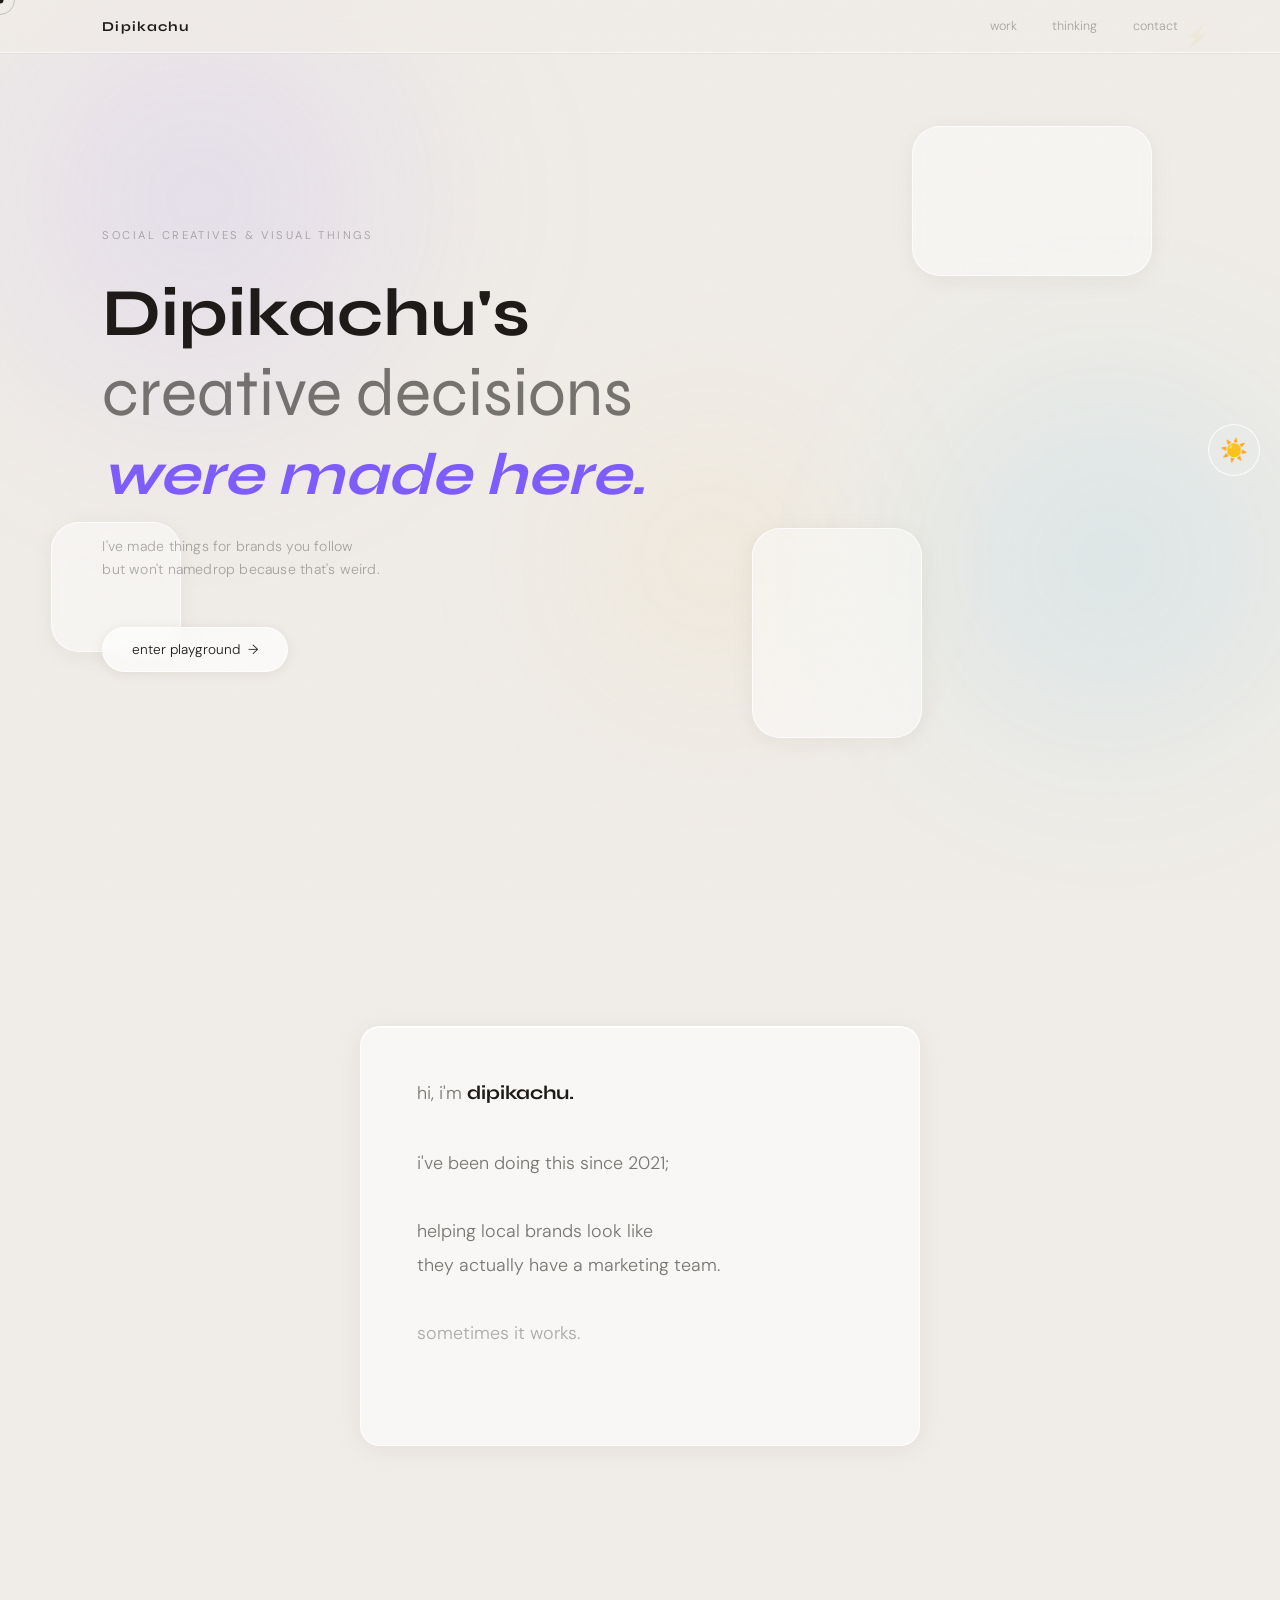
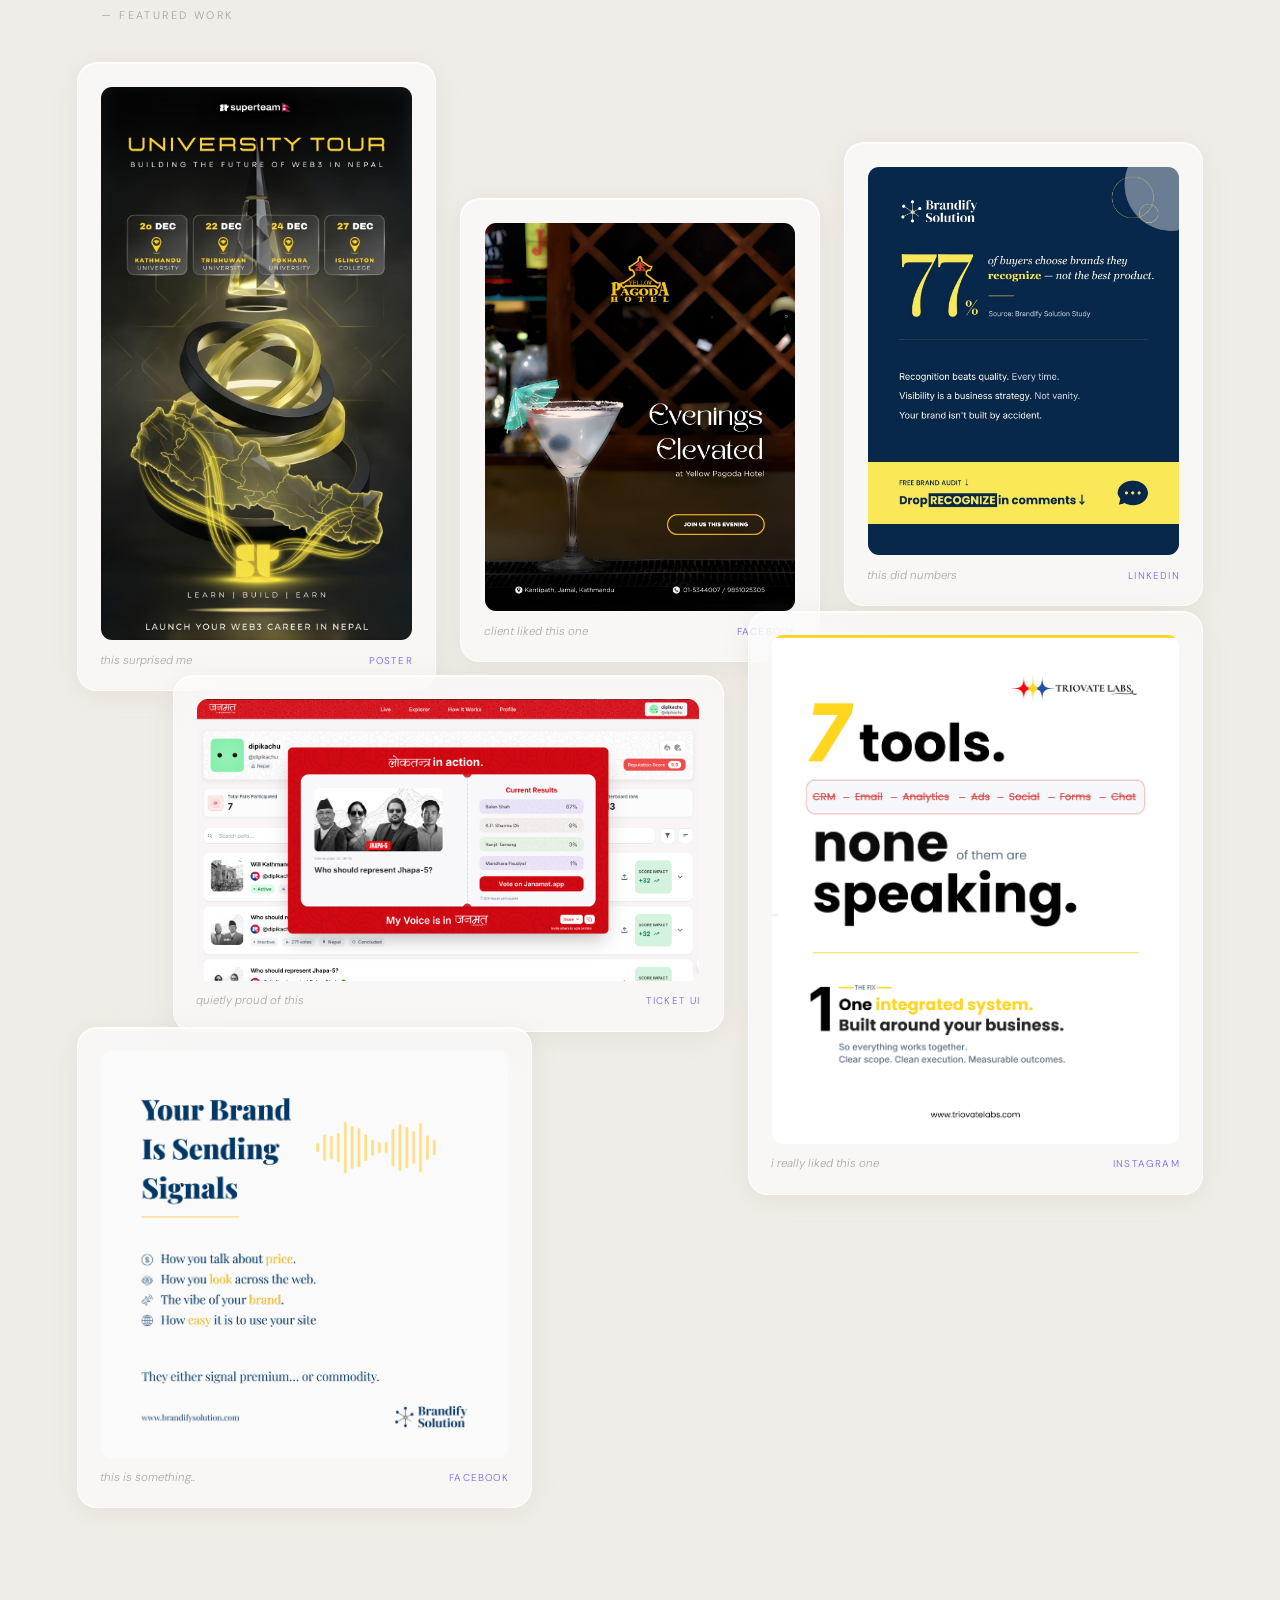
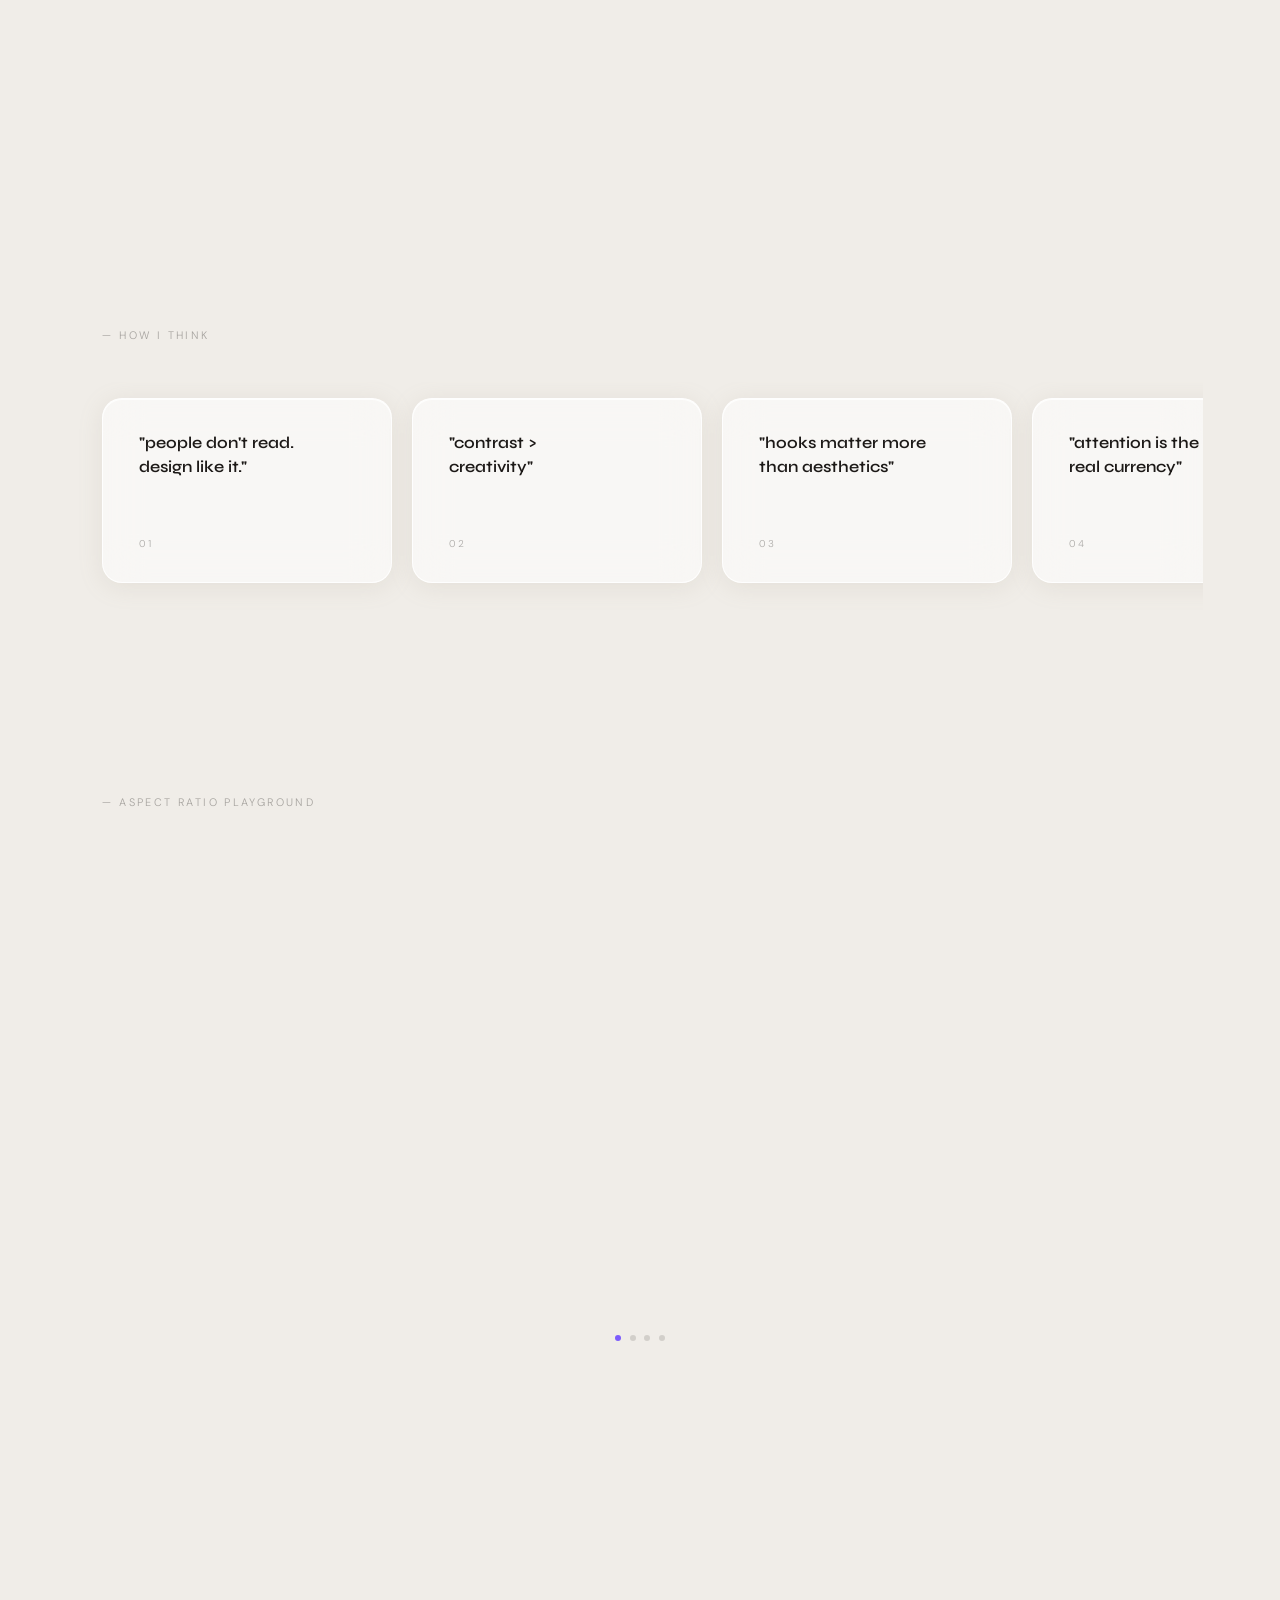
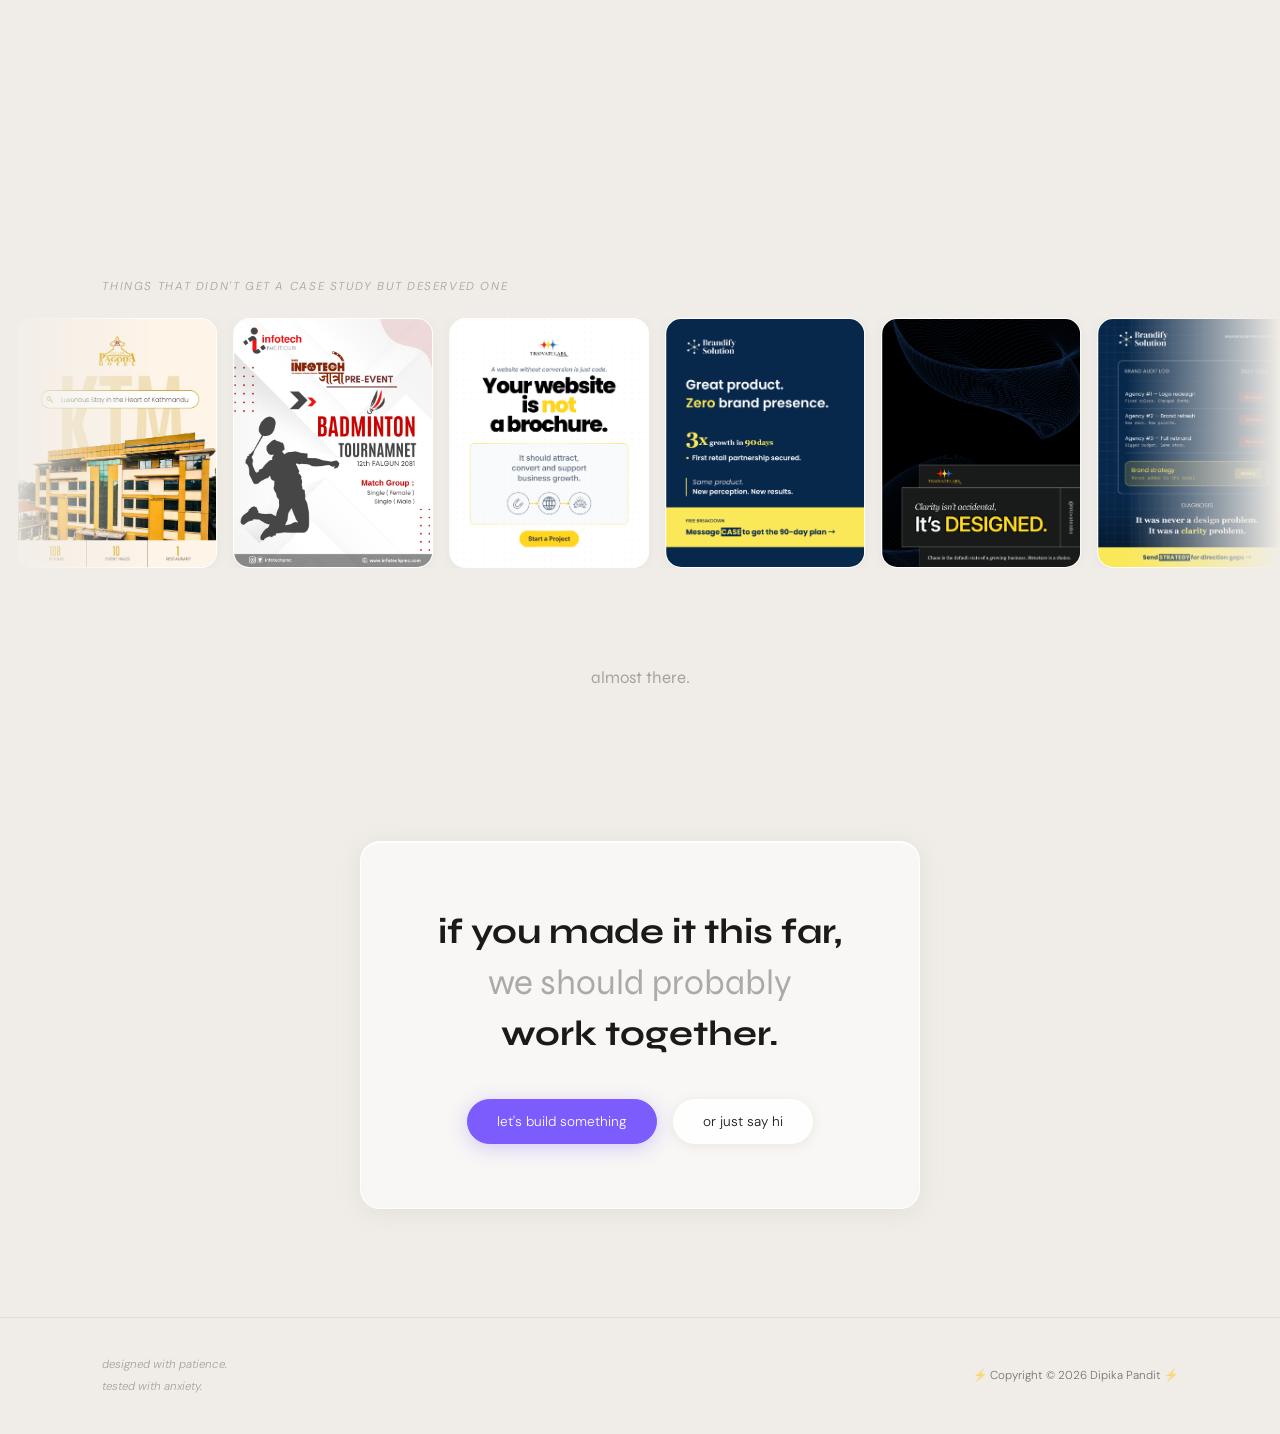
<file: index.html>
<!DOCTYPE html>
<html lang="en">
<head>
  <meta charset="UTF-8">
  <meta name="viewport" content="width=device-width, initial-scale=1.0">
  <title>FinalPortfolio_v17_actual_final</title>
  <link rel="preconnect" href="https://fonts.googleapis.com">
  <link rel="preconnect" href="https://fonts.gstatic.com" crossorigin>
  <link href="https://fonts.googleapis.com/css2?family=Syne:wght@400;500;600;700;800&family=DM+Sans:ital,opsz,wght@0,9..40,300;0,9..40,400;0,9..40,500;1,9..40,300&display=swap" rel="stylesheet">


  <link id="theme-style" rel="stylesheet" href="css/light.css">
  <script src="js/script.js" defer></script>


  <!-- Favicon -->
  <link rel="icon" href="favicon.ico">
  <link rel="icon" type="image/png" sizes="32x32" href="images/pika.png">
  <link rel="icon" type="image/png" sizes="16x16" href="images/pika.png">
  <link rel="apple-touch-icon" sizes="180x180" href="images/pika.png">



</head>
<body>

  <!-- Ambient blobs -->
  <div class="blob blob-1"></div>
  <div class="blob blob-2"></div>
  <div class="blob blob-3"></div>

  <!-- Custom Cursor -->
  <div id="cur"></div>
  <div id="ring"></div>

  <!-- Pikachu runner -->
  <div id="pika-run">⚡🐥⚡</div>

  <!-- ────────────── NAV ────────────── -->
  <nav>
    <a href="#" class="nav-logo">Dipikachu</a>
    <div class="nav-links">
      <a href="#work">work</a>
      <a href="#think">thinking</a>
      <a href="#contact">contact</a>
    </div>
  </nav>

  <!-- ════════════════════════════════════════
       1. HERO
  ════════════════════════════════════════ -->
  <section id="hero">
    <div class="hero-floaters">
      <div class="hf"></div>
      <div class="hf"></div>
      <div class="hf"></div>
    </div>

    <div id="pika-hero" title="don't.">⚡</div>

    <div class="hero-content">
      <p class="hero-eyebrow">social creatives &amp; visual things</p>
      <h1 class="hero-title">
        Dipikachu's<br>
        <span class="line-dim">creative decisions</span><br>
        <span class="line-italic">were made here.</span>
      </h1>
      <p class="hero-sub">
        I've made things for brands you follow <br>
        but won't namedrop because that's weird.
      </p>
      <a href="#work" class="gbtn">enter playground &nbsp;→</a>
    </div>
  </section>
 
  <div id="themeToggle">☀️</div>

  <!-- ════════════════════════════════════════
       2. WHO AM I
  ════════════════════════════════════════ -->
  <section id="who">
    <div class="glass who-card fi">
      <p>
        hi, i'm <span class="who-name">dipikachu.</span>
        <br><br>
        i've been doing this since 2021;<br><br>
        helping local brands look like<br>
        they actually have a marketing team.
        <br><br>
        <span style="color:var(--text-dim)">sometimes it works.</span>
        <span class="who-hidden">it usually works.</span>
      </p>
    </div>
  </section>

  <!-- ════════════════════════════════════════
       3. FEATURED WORK
  ════════════════════════════════════════ -->
  <section id="work">
    <p class="slabel" style="padding-left:2vw">— featured work</p>

    <div class="work-grid">

       <div class="wcard glass fi" style="transition-delay:.2s" onclick="void(0)">
        <div class="wimg">
          <div class="wpholder">
            <img src="images/sn.jpg" alt="superteam">
          </div>
          <div class="wstat">
            <span class="wstat-n">↑ viral</span>
            <span class="wstat-l">allegedly</span>
          </div>
        </div>
        <div class="wmeta">
          <span class="wlabel">this surprised me</span>
          <span class="wtag">poster</span>
        </div>
      </div>

       <div class="wcard glass fi" style="transition-delay:.1s" onclick="void(0)">
        <div class="wimg">
          <div class="wpholder">
            <img src="images/88.jpg" alt="facebook">
          </div>
          <div class="wstat">
            <span class="wstat-n">2.4k</span>
            <span class="wstat-l">likes</span>
          </div>
        </div>
        <div class="wmeta">
          <span class="wlabel">client liked this one</span>
          <span class="wtag">facebook</span>
        </div>
      </div>


      <div class="wcard glass fi" onclick="void(0)">
        <div class="wimg">
          <div class="wpholder">
            <img src="images/5.jpg" alt="linkedin">
          </div>
          <div class="wstat">
            <span class="wstat-n">+32%</span>
            <span class="wstat-l">engagement</span>
          </div>
        </div>
        <div class="wmeta">
          <span class="wlabel">this did numbers</span>
          <span class="wtag">linkedin</span>
        </div>
      </div>

     

     

      <div class="wcard glass fi" style="transition-delay:.15s" onclick="void(0)">
        <div class="wimg">
          <div class="wpholder">
            <img src="images/votecard.png" alt="votecard">
          </div>
          <div class="wstat">
            <span class="wstat-n">+18%</span>
            <span class="wstat-l">reach</span>
          </div>
        </div>
        <div class="wmeta">
          <span class="wlabel">quietly proud of this</span>
          <span class="wtag">ticket ui</span>
        </div>
      </div>

      <div class="wcard glass fi" style="transition-delay:.25s" onclick="void(0)">
        <div class="wimg">
          <div class="wpholder">
            <img src="images/insta.png" alt="insta">
          </div>
          <div class="wstat">
            <span class="wstat-n">no data</span>
            <span class="wstat-l">just vibes</span>
          </div>
        </div>
        <div class="wmeta">
          <span class="wlabel">i really liked this one</span>
          <span class="wtag">instagram</span>
        </div>
      </div>

      <div class="wcard glass fi" style="transition-delay:.25s" onclick="void(0)">
        <div class="wimg">
          <div class="wpholder">
            <img src="images/lkdn.png" alt="fb">
          </div>
          <div class="wstat">
            <span class="wstat-n">no data</span>
            <span class="wstat-l">just vibes</span>
          </div>
        </div>
        <div class="wmeta">
          <span class="wlabel">this is something..</span>
          <span class="wtag">facebook</span>
        </div>
      </div>



      
      
    </div>
  </section>

  <!-- ════════════════════════════════════════
       4. SCROLL REWARD #1
  ════════════════════════════════════════ -->
  <section id="sr1">
    <p class="rtext">
      you're still scrolling?<br>
      <strong>respect.</strong>
    </p>
    <div id="pika-r">⚡</div>
  </section>

  <!-- ════════════════════════════════════════
       5. HOW I THINK
  ════════════════════════════════════════ -->
  <section id="think">
    <p class="slabel" style="padding-left:2vw">— how i think</p>
    <div class="think-row">
      <div class="tcard glass">
        <span class="tins">"people don't read.<br>design like it."</span>
        <span class="tnum">01</span>
      </div>
      <div class="tcard glass">
        <span class="tins">"contrast ><br>creativity"</span>
        <span class="tnum">02</span>
      </div>
      <div class="tcard glass">
        <span class="tins">"hooks matter more<br>than aesthetics"</span>
        <span class="tnum">03</span>
      </div>
      <div class="tcard glass">
        <span class="tins">"attention is the<br>real currency"</span>
        <span class="tnum">04</span>
      </div>
      <div class="tcard glass">
        <span class="tins">"your grid is<br>invisible to users"</span>
        <span class="tnum">05</span>
      </div>
      <div class="tcard glass">
        <span class="tins">"the scroll stop<br>is the product"</span>
        <span class="tnum">06</span>
      </div>
    </div>
  </section>

  <!-- ════════════════════════════════════════
       6. ASPECT RATIO PLAYGROUND
  ════════════════════════════════════════ -->
  <section id="aspect">
    <p class="slabel">— aspect ratio playground</p>
    <div class="aframe fi" id="aframe">
      <div>
        <div class="alabel" id="alabel">1:1</div>
        <div class="aname"  id="aname">square</div>
      </div>
    </div>
    <p class="acaption fi">
      <em>same idea.</em><br>different survival strategies.
    </p>
    <div class="adots">
      <div class="adot on" data-i="0"></div>
      <div class="adot"    data-i="1"></div>
      <div class="adot"    data-i="2"></div>
      <div class="adot"    data-i="3"></div>
    </div>
  </section>

  <!-- ════════════════════════════════════════
       7. HUMOR BREAK
  ════════════════════════════════════════ -->
  <section id="humor">
    <div class="glass hcard fi">
      <div class="htext">
        <span class="hline">this portfolio has:</span>
        <span class="hline" style="color:var(--text-mid)">0 bugs</span>
        <span class="hline">17 overthinks</span>
        <span class="hline">and 1 pikachu</span>
        <span class="h-reveal">okay maybe 2 bugs</span>
      </div>
    </div>
  </section>

  <!-- ════════════════════════════════════════
       8. MINI CAROUSEL
  ════════════════════════════════════════ -->
  <section id="carousel">
    <p class="clabel">things that didn't get a case study but deserved one</p>
    <div class="ctrack-wrap">
      <div class="ctrack" id="ctrack">

        <div class="citem">
          <span>
            <img src="images/1.jpg" alt="quick hit 01">
          </span>
        </div>

        <div class="citem">
          <span>
            <img src="images/2.jpg" alt="quick hit 02">
          </span>
        </div>

        <div class="citem">
          <span>
            <img src="images/3.jpg" alt="quick hit 03">
          </span>
        </div>

        <div class="citem">
          <span>
            <img src="images/4.png" alt="quick hit 04">
          </span>
        </div>

        <div class="citem">
          <span>
            <img src="images/insta2.png" alt="quick hit 05">
          </span>
        </div>

        <div class="citem">
          <span>
            <img src="images/6.png" alt="quick hit 06">
          </span>
        </div>

        <div class="citem">
          <span>
            <img src="images/7.png" alt="quick hit 07">
          </span>
        </div>

        <div class="citem">
          <span>
            <img src="images/8.jpg" alt="quick hit 08">
          </span>
        </div>

      </div>
    </div>
  </section>

  <!-- ════════════════════════════════════════
       9. SCROLL REWARD #2
  ════════════════════════════════════════ -->
  <section id="sr2">almost there.</section>

  <!-- ════════════════════════════════════════
       10. CONTACT
  ════════════════════════════════════════ -->
  <section id="contact">
    <div class="glass ccard fi">
      <h2 class="ctitle">
        if you made it this far,<br>
        <span>we should probably</span><br>
        work together.
      </h2>
      <div class="cbtns">
        <a href="mailto:dipikadidiworks@gmail.com" class="gbtn primary">let's build something</a>
        <a href="mailto:dipikadidiworks@gmail.com" class="gbtn">or just say hi</a>
      </div>
    </div>
  </section>

  <!-- ════════════════════════════════════════
       11. FOOTER
  ════════════════════════════════════════ -->
  <footer>
    <div class="ftext">
      designed with patience.<br>
      tested with anxiety.
    </div>
    <div class="fmark">⚡ Copyright © 2026 Dipika Pandit ⚡</div>
  </footer>


</body>
</html>
</file>
<file: css/light.css>
/* ══════════════════════════════════════════
       TOKENS & RESET
    ══════════════════════════════════════════ */
    :root {
      --bg:           #f0ede8;
      --bg2:          #e9e5df;
      --glass-bg:     rgba(255, 255, 255, 0.55);
      --glass-border: rgba(255, 255, 255, 0.85);
      --glass-shadow: rgba(160, 148, 130, 0.15);
      --text:         #1c1917;
      --text-dim:     rgba(28, 25, 23, 0.35);
      --text-mid:     rgba(28, 25, 23, 0.58);
      --accent:       #7c5cfc;
      --accent2:      #0ea5e9;
      --accent-soft:  rgba(124, 92, 252, 0.1);
      --pika:         #f59e0b;
      --blur:         20px;
      --r:            20px;
    }

    *, *::before, *::after { margin: 0; padding: 0; box-sizing: border-box; }
    html { scroll-behavior: smooth; }

    body {
      background: var(--bg);
      color: var(--text);
      font-family: 'DM Sans', sans-serif;
      font-weight: 300;
      overflow-x: hidden;
      cursor: none;
      /* smooth color/background transitions to reduce flash when theme toggles */
      transition: background 0.4s ease, color 0.4s ease;
    }

    /* ── Subtle grain ── */
    body::before {
      content: '';
      position: fixed; inset: 0;
      background-image: url("data:image/svg+xml,%3Csvg viewBox='0 0 512 512' xmlns='http://www.w3.org/2000/svg'%3E%3Cfilter id='n'%3E%3CfeTurbulence type='fractalNoise' baseFrequency='0.8' numOctaves='4' stitchTiles='stitch'/%3E%3C/filter%3E%3Crect width='100%25' height='100%25' filter='url(%23n)'/%3E%3C/svg%3E");
      background-size: 200px;
      opacity: 0.03;
      pointer-events: none;
      z-index: 9990;
    }

    /* ── Ambient background blobs ── */
    .blob {
      position: fixed;
      border-radius: 50%;
      pointer-events: none;
      z-index: 0;
      filter: blur(80px);
    }
    .blob-1 {
      width: 600px; height: 600px;
      top: -100px; left: -100px;
      background: radial-gradient(circle, rgba(167,139,252,.18) 0%, transparent 70%);
    }
    .blob-2 {
      width: 500px; height: 500px;
      bottom: 10%; right: -80px;
      background: radial-gradient(circle, rgba(14,165,233,.12) 0%, transparent 70%);
    }
    .blob-3 {
      width: 400px; height: 400px;
      top: 40%; left: 40%;
      background: radial-gradient(circle, rgba(251,191,36,.08) 0%, transparent 70%);
    }

    /* ── Custom Cursor ── */
    #cur  { position:fixed; width:7px; height:7px; background:var(--text); border-radius:50%; pointer-events:none; z-index:9999; transform:translate(-50%,-50%); transition:transform .15s ease; }
    #ring { position:fixed; width:30px; height:30px; border:1.5px solid rgba(28,25,23,.2); border-radius:50%; pointer-events:none; z-index:9999; transform:translate(-50%,-50%); transition:width .3s ease, height .3s ease, border-color .3s ease; }


    #themeToggle {
      position: fixed;
      right: 20px;
      top: 50%;
      transform: translateY(-50%);
      width: 52px;
      height: 52px;
      border-radius: 50%;
      backdrop-filter: blur(12px);
      background: rgba(255,255,255,0.08);
      border: 1px solid var(--glass-border);
      display: flex;
      align-items: center;
      justify-content: center;
      font-size: 1.4rem;
      cursor: grab;
      z-index: 99999;
      transition: background .3s, transform .2s;
    }

    #themeToggle:hover {
      transform: translateY(-50%) scale(1.1);
    }

    /* ── Glass Base ── */
    .glass {
      background: var(--glass-bg);
      backdrop-filter: blur(var(--blur));
      -webkit-backdrop-filter: blur(var(--blur));
      border: 1px solid var(--glass-border);
      border-radius: var(--r);
      box-shadow: 0 4px 24px var(--glass-shadow), 0 1px 0 rgba(255,255,255,.8) inset;
      position: relative;
      overflow: hidden;
    }

    /* liquid sheen */
    .glass::after {
      content: '';
      position: absolute; inset: 0;
      border-radius: inherit;
      background: radial-gradient(circle at var(--mx, 50%) var(--my, 50%), rgba(255,255,255,.5) 0%, transparent 55%);
      pointer-events: none;
      opacity: 0;
      transition: opacity .35s;
    }
    .glass:hover::after { opacity: 1; }

    /* ── Fade-in ── */
    .fi {
      opacity: 0;
      transform: translateY(22px);
      transition: opacity .9s cubic-bezier(.23,1,.32,1), transform .9s cubic-bezier(.23,1,.32,1);
    }
    .fi.on { opacity:1; transform:translateY(0); }

    /* ── Section Label ── */
    .slabel {
      font-size: .68rem;
      letter-spacing: .22em;
      text-transform: uppercase;
      color: var(--text-dim);
      margin-bottom: 2.5rem;
    }

    /* ── Glass Button ── */
    .gbtn {
      display: inline-flex;
      align-items: center;
      gap: .5rem;
      padding: .8rem 1.8rem;
      font-family: 'DM Sans', sans-serif;
      font-size: .85rem;
      color: var(--text);
      text-decoration: none;
      background: rgba(255,255,255,.7);
      backdrop-filter: blur(10px);
      border: 1px solid rgba(255,255,255,.9);
      border-radius: 100px;
      cursor: pointer;
      box-shadow: 0 2px 12px rgba(160,148,130,.18);
      transition: background .3s, transform .2s, box-shadow .3s;
    }
    .gbtn:hover { background:rgba(255,255,255,.9); transform:translateY(-2px); box-shadow:0 6px 20px rgba(160,148,130,.25); }
    .gbtn.primary {
      background: var(--accent);
      border-color: var(--accent);
      color: #fff;
      box-shadow: 0 4px 20px rgba(124,92,252,.3);
    }
    .gbtn.primary:hover { background:#6b48f0; box-shadow:0 8px 28px rgba(124,92,252,.4); }

    /* ══════════════════════════════════════════
       NAV
    ══════════════════════════════════════════ */
    nav {
      position: fixed; top: 0; left: 0; right: 0; z-index: 200;
      padding: 1.1rem 8vw;
      display: flex; justify-content: space-between; align-items: center;
      background: rgba(240,237,232,.75);
      backdrop-filter: blur(24px);
      border-bottom: 1px solid rgba(255,255,255,.6);
      box-shadow: 0 1px 0 rgba(160,148,130,.1);
    }
    .nav-logo { font-family:'Syne',sans-serif; font-size:.85rem; font-weight:700; letter-spacing:.08em; color:var(--text); text-decoration:none; }
    .nav-links { display:flex; gap:2.2rem; }
    .nav-links a { font-size:.78rem; color:var(--text-dim); text-decoration:none; transition:color .25s; }
    .nav-links a:hover { color:var(--text); }

    /* ══════════════════════════════════════════
       1. HERO
    ══════════════════════════════════════════ */
    #hero {
      min-height: 100vh;
      display: flex; align-items: center;
      padding: 0 8vw;
      position: relative;
      overflow: hidden;
      z-index: 1;
    }

    .hero-floaters { position:absolute; inset:0; pointer-events:none; z-index:1; }

    .hf {
      position: absolute;
      background: rgba(255,255,255,.45);
      backdrop-filter: blur(10px);
      border: 1px solid rgba(255,255,255,.8);
      border-radius: 28px;
      box-shadow: 0 4px 20px rgba(160,148,130,.12);
      animation: hdrift linear infinite;
    }
    .hf:nth-child(1) { width:240px; height:150px; top:14%; right:10%; animation-duration:20s; }
    .hf:nth-child(2) { width:170px; height:210px; bottom:18%; right:28%; animation-duration:24s; animation-delay:-8s; }
    .hf:nth-child(3) { width:130px; height:130px; top:58%; left:4%;  animation-duration:17s; animation-delay:-4s; }

    @keyframes hdrift {
      0%   { transform: translateY(0) rotate(0deg); }
      33%  { transform: translateY(-16px) rotate(1deg); }
      66%  { transform: translateY(8px) rotate(-.5deg); }
      100% { transform: translateY(0) rotate(0deg); }
    }

    .hero-content { position:relative; z-index:2; max-width:660px; }
    .hero-eyebrow {
      font-size:.7rem; letter-spacing:.22em; text-transform:uppercase;
      color:var(--text-dim); margin-bottom:2rem;
    }
    .hero-title {
      font-family:'Syne',sans-serif;
      font-size: clamp(2.4rem, 5.5vw, 4.2rem);
      font-weight:700; line-height:1.18;
      color: var(--text);
      margin-bottom:1.4rem;
    }
    .hero-title .line-dim    { color:var(--text-mid); font-weight:400; }
    .hero-title .line-italic { font-style:italic; font-size:.88em; color:var(--accent); }
    .hero-sub {
      font-size:.88rem; color:var(--text-dim);
      line-height:1.7; margin-bottom:2.8rem; letter-spacing:.015em;
    }

    /* Pikachu easter egg */
    #pika-hero {
      position:absolute; top:22px; right:70px;
      font-size:1.3rem; cursor:pointer; z-index:10;
      filter: grayscale(.3) brightness(.9);
      user-select:none;
      transition: transform .35s cubic-bezier(.34,1.56,.64,1), filter .35s;
    }
    #pika-hero:hover { transform:scale(2) rotate(-8deg); filter:drop-shadow(0 0 12px var(--pika)) brightness(1.1); }
    #pika-hero.zap { animation: pikzap .45s ease; }
    @keyframes pikzap {
      0%   { transform:scale(1); }
      35%  { transform:scale(2.4) rotate(12deg); filter:drop-shadow(0 0 20px #fbbf24) brightness(1.4); }
      70%  { transform:scale(.85) rotate(-6deg); }
      100% { transform:scale(1); }
    }

    /* ══════════════════════════════════════════
       2. WHO AM I
    ══════════════════════════════════════════ */
    #who { padding:14vh 8vw; display:flex; justify-content:center; position:relative; z-index:1; }

    .who-card { max-width:560px; width:100%; padding:3rem 3.5rem; }
    .who-card p { font-size:1.12rem; line-height:1.9; color:var(--text-mid); }
    .who-name  { font-family:'Syne',sans-serif; font-weight:700; color:var(--text); font-size:1.2rem; }
    .who-hidden {
      display:block; margin-top:1.4rem;
      font-size:.82rem; font-style:italic;
      color:transparent; transition:color .4s;
      cursor:default;
    }
    .who-card:hover .who-hidden { color:var(--accent); }

    /* ══════════════════════════════════════════
       3. FEATURED WORK
    ══════════════════════════════════════════ */
    #work { padding:4vh 6vw 12vh; position:relative; z-index:1; }

    .work-grid {
      display:grid;
      grid-template-columns:repeat(12,1fr);
      gap:1.5rem;
      align-items:start;
    }

    .wcard {
      padding:1.4rem;
      cursor:pointer;
      transition:transform .4s cubic-bezier(.23,1,.32,1), box-shadow .4s;
    }
    .wcard:hover { transform:translateY(-8px) scale(1.02); box-shadow:0 16px 48px rgba(160,148,130,.25); }
    .wcard:hover { transform:translateY(-8px) scale(1.02); }
    .wcard:nth-child(1) { grid-column:1/5;  margin-top:0; }
    .wcard:nth-child(2) { grid-column:5/9; margin-top:8.5rem; }
    .wcard:nth-child(3) { grid-column:9/13;margin-top:5rem; }
    .wcard:nth-child(4) { grid-column:2/8;  margin-top:-2.5rem; }
    .wcard:nth-child(5) { grid-column:8/13; margin-top:-6.5rem; }
    .wcard:nth-child(6) { grid-column:1/6; margin-top:-12rem; }

    .wimg {
      width:100%; border-radius:12px;
      background:rgba(255,255,255,.03);
      border:1px solid rgba(255,255,255,.06);
      position:relative; overflow:hidden;
    }
    .wcard:nth-child(1) .wimg { aspect-ratio:9/16; }
    .wcard:nth-child(2) .wimg { aspect-ratio:4/5; }
    .wcard:nth-child(3) .wimg { aspect-ratio:4/5; }
    .wcard:nth-child(4) .wimg { aspect-ratio:16/9; }
    .wcard:nth-child(5) .wimg { aspect-ratio:4/5; }
    .wcard:nth-child(6) .wimg { aspect-ratio:1/1; }

    .wpholder {
      width:100%; min-height:160px; height:100%;
      display:flex; align-items:center; justify-content:center;
      font-size:.7rem; color:var(--text-dim); letter-spacing:.1em;
      background:linear-gradient(135deg,rgba(124,92,252,.04) 0%,rgba(14,165,233,.04) 100%);
    }

    /* Ensure images fill their holder predictably. 
       Using object-fit:cover keeps the desired aspect ratio of the container
       while avoiding unexpected overflow/positioning. If you prefer no cropping,
       change object-fit to 'contain' instead. */
    .wpholder img {
      width: 100%;
      height: 100%;
      object-fit: cover;
      display: block;
    }

    .wstat {
      position:absolute; inset:0; border-radius:12px;
      background:rgba(240,237,232,.92); backdrop-filter:blur(6px);
      display:flex; flex-direction:column; align-items:center; justify-content:center;
      opacity:0; transition:opacity .3s;
    }
    .wcard:hover .wstat { opacity:1; }
    .wstat-n { font-family:'Syne',sans-serif; font-size:1.7rem; font-weight:800; color:var(--accent); }
    .wstat-l { font-size:.68rem; color:var(--text-dim); letter-spacing:.1em; margin-top:.3rem; }

    .wmeta  { margin-top:.7rem; display:flex; justify-content:space-between; align-items:center; }
    .wlabel { font-size:.72rem; color:var(--text-dim); font-style:italic; }
    .wtag   { font-size:.62rem; letter-spacing:.12em; color:var(--accent); text-transform:uppercase; }

    /* ══════════════════════════════════════════
       4. SCROLL REWARD #1
    ══════════════════════════════════════════ */
    #sr1 {
      padding:8vh 8vw;
      display:flex; flex-direction:column; align-items:center; text-align:center;
      opacity:0; transition:opacity 1.2s ease;
      position:relative; z-index:1;
    }
    #sr1.on { opacity:1; }
    .rtext { font-family:'Syne',sans-serif; font-size:1.35rem; color:var(--text-dim); line-height:1.8; }
    .rtext strong { color:var(--text); }
    #pika-r { font-size:2rem; margin-top:1rem; display:none; animation:pbounce .6s cubic-bezier(.34,1.56,.64,1) .3s both; }
    @keyframes pbounce {
      0%  { transform:scale(0) rotate(-20deg); opacity:0; }
      60% { transform:scale(1.4) rotate(6deg); opacity:1; }
      100%{ transform:scale(1)   rotate(0);    opacity:1; }
    }

    /* ══════════════════════════════════════════
       5. HOW I THINK
    ══════════════════════════════════════════ */
    #think { padding:10vh 6vw; position:relative; z-index:1; }
    .think-row {
      display:flex; gap:1.25rem;
      overflow-x:auto; padding:1rem 2vw 2rem;
      scrollbar-width:none;
    }
    .think-row::-webkit-scrollbar { display:none; }

    .tcard {
      flex:0 0 290px;
      padding:2rem 2.2rem; min-height:185px;
      display:flex; flex-direction:column; justify-content:space-between;
      cursor:default;
      transition:transform .3s ease, box-shadow .3s ease;
    }
    .tcard:hover { transform:translateY(-5px); box-shadow:0 12px 40px rgba(124,92,252,.1); }
    .tins { font-family:'Syne',sans-serif; font-size:1.02rem; font-weight:600; color:var(--text); line-height:1.5; }
    .tnum { font-size:.62rem; letter-spacing:.2em; color:var(--text-dim); text-transform:uppercase; }

    /* ══════════════════════════════════════════
       6. ASPECT RATIO PLAYGROUND
    ══════════════════════════════════════════ */
    #aspect {
      padding:10vh 8vw;
      display:flex; flex-direction:column; align-items:center;
      position:relative; z-index:1;
    }
    #aspect .slabel { align-self:flex-start; }

    .aframe {
      background: rgba(255,255,255,.6);
      backdrop-filter:blur(22px);
      border:1px solid rgba(255,255,255,.9);
      border-radius:24px;
      box-shadow:0 8px 40px rgba(160,148,130,.18), 0 1px 0 rgba(255,255,255,.8) inset;
      display:flex; align-items:center; justify-content:center;
      width:320px; height:320px;
      transition:width .85s cubic-bezier(.23,1,.32,1), height .85s cubic-bezier(.23,1,.32,1);
      margin:2.5rem 0;
      position:relative; overflow:hidden;
    }
    .aframe::before {
      content:'';
      position:absolute; inset:0;
      background:linear-gradient(135deg, rgba(124,92,252,.05) 0%, rgba(14,165,233,.05) 100%);
    }

    .alabel { font-family:'Syne',sans-serif; font-size:2.8rem; font-weight:800; color:var(--accent); transition:all .4s; text-align:center; }
    .aname  { font-size:.75rem; color:var(--text-dim); letter-spacing:.18em; text-transform:uppercase; margin-top:.4rem; text-align:center; }

    .acaption { font-size:.95rem; color:var(--text-mid); line-height:2; text-align:center; }
    .acaption em { color:var(--text); font-style:normal; font-family:'Syne',sans-serif; }

    .adots { display:flex; gap:.55rem; margin-top:1.6rem; }
    .adot  { width:6px; height:6px; border-radius:50%; background:rgba(28,25,23,.14); cursor:pointer; transition:background .3s; }
    .adot.on { background:var(--accent); }

    /* ══════════════════════════════════════════
       7. HUMOR BREAK
    ══════════════════════════════════════════ */
    #humor { padding:8vh 8vw; display:flex; justify-content:center; position:relative; z-index:1; }
    .hcard { max-width:390px; width:100%; padding:2.5rem; text-align:center; cursor:default; }
    .htext { font-size:.83rem; color:var(--text-dim); line-height:2.4; }
    .hline { display:block; }
    .h-reveal { display:block; color:transparent; font-style:italic; font-size:.72rem; margin-top:.8rem; transition:color .45s; }
    .hcard:hover .h-reveal { color:var(--accent); }

    /* ══════════════════════════════════════════
       8. MINI CAROUSEL
    ══════════════════════════════════════════ */
    #carousel { padding:6vh 0; position:relative; z-index:1; }
    .clabel { font-size:.72rem; color:var(--text-dim); letter-spacing:.14em; text-transform:uppercase; font-style:italic; padding:0 8vw; margin-bottom:1.5rem; }

    .ctrack-wrap { overflow:hidden; position:relative; }
    .ctrack-wrap::before, .ctrack-wrap::after {
      content:''; position:absolute; top:0; bottom:0; width:12vw;
      z-index:2; pointer-events:none;
    }
    .ctrack-wrap::before { left:0;  background:linear-gradient(to right, var(--bg), transparent); }
    .ctrack-wrap::after  { right:0; background:linear-gradient(to left, var(--bg), transparent); }

    .ctrack {
      display:flex; gap:1rem;
      /* slowed down from 32s to 100s so the carousel moves more slowly */
      animation:cscroll 100s linear infinite;
      width:max-content;
    }
    @keyframes cscroll { 0%{ transform:translateX(0); } 100%{ transform:translateX(-50%); } }

    .citem {
      flex:0 0 200px; height:250px; border-radius:16px;
      background:rgba(255,255,255,.55);
      border:1px solid rgba(255,255,255,.85);
      box-shadow:0 2px 12px rgba(160,148,130,.1);
      display:flex; align-items:center; justify-content:center;
      font-size:.68rem; color:var(--text-dim); letter-spacing:.1em;
      position:relative; overflow:hidden;
    }
    .citem::before {
      content:''; position:absolute; inset:0;
      background:linear-gradient(135deg,rgba(124,92,252,.04) 0%,rgba(14,165,233,.04) 100%);
    }
    .citem span { position:relative; display:block; width:100%; height:100%; }

    /* Ensure carousel images maintain their aspect ratio and show the whole image.
       object-fit:contain prevents cropping; change to 'cover' if you prefer filling.
       We also make the img fill the card wrapper so object-fit can operate. */
    .citem img {
      width: 100%;
      height: 100%;
      object-fit: contain;
      object-position: center;
      display: block;
    }

    /* ══════════════════════════════════════════
       SCROLL REWARD #2
    ══════════════════════════════════════════ */
    #sr2 {
      padding:5vh 8vw; text-align:center;
      font-family:'Syne',sans-serif; font-size:1.05rem; color:var(--text-dim);
      opacity:0; transition:opacity 1.2s;
      position:relative; z-index:1;
    }
    #sr2.on { opacity:1; }

    #pika-run {
      position:fixed; bottom:-80px; left:-80px;
      font-size:2.2rem; z-index:9997; pointer-events:none;
      filter:drop-shadow(0 0 14px var(--pika));
    }
    @keyframes pikarun {
      0%  { left:-80px;  bottom:32px; }
      100%{ left:calc(100vw + 80px); bottom:32px; }
    }

    /* ══════════════════════════════════════════
       10. CONTACT
    ══════════════════════════════════════════ */
    #contact { padding:12vh 8vw; display:flex; justify-content:center; position:relative; z-index:1; }
    .ccard { max-width:560px; width:100%; padding:4rem; text-align:center; }
    .ctitle {
      font-family:'Syne',sans-serif;
      font-size:clamp(1.5rem,3vw,2.2rem);
      font-weight:700; line-height:1.45;
      margin-bottom:2.5rem; color:var(--text);
    }
    .ctitle span { color:var(--text-dim); font-weight:400; }
    .cbtns { display:flex; gap:1rem; justify-content:center; flex-wrap:wrap; }

    /* ══════════════════════════════════════════
       FOOTER
    ══════════════════════════════════════════ */
    footer {
      padding:4vh 8vw;
      border-top:1px solid rgba(28,25,23,.07);
      display:flex; justify-content:space-between; align-items:center;
      position:relative; z-index:1;
    }
    .ftext { font-size:.72rem; color:var(--text-dim); font-style:italic; line-height:1.9; }
    .fmark { font-size:.72rem; color:var(--text-mid) }

    /* ══════════════════════════════════════════
       RESPONSIVE
    ══════════════════════════════════════════ */
    @media(max-width:768px){
      .work-grid { display:flex; flex-direction:column; gap:1rem; }
      .wcard { margin-top:0 !important; }
      footer { flex-direction:column; gap:.8rem; text-align:center; }
      .who-card { padding:2rem; }
      .ccard { padding:2.5rem 1.5rem; }
    }
</file>
